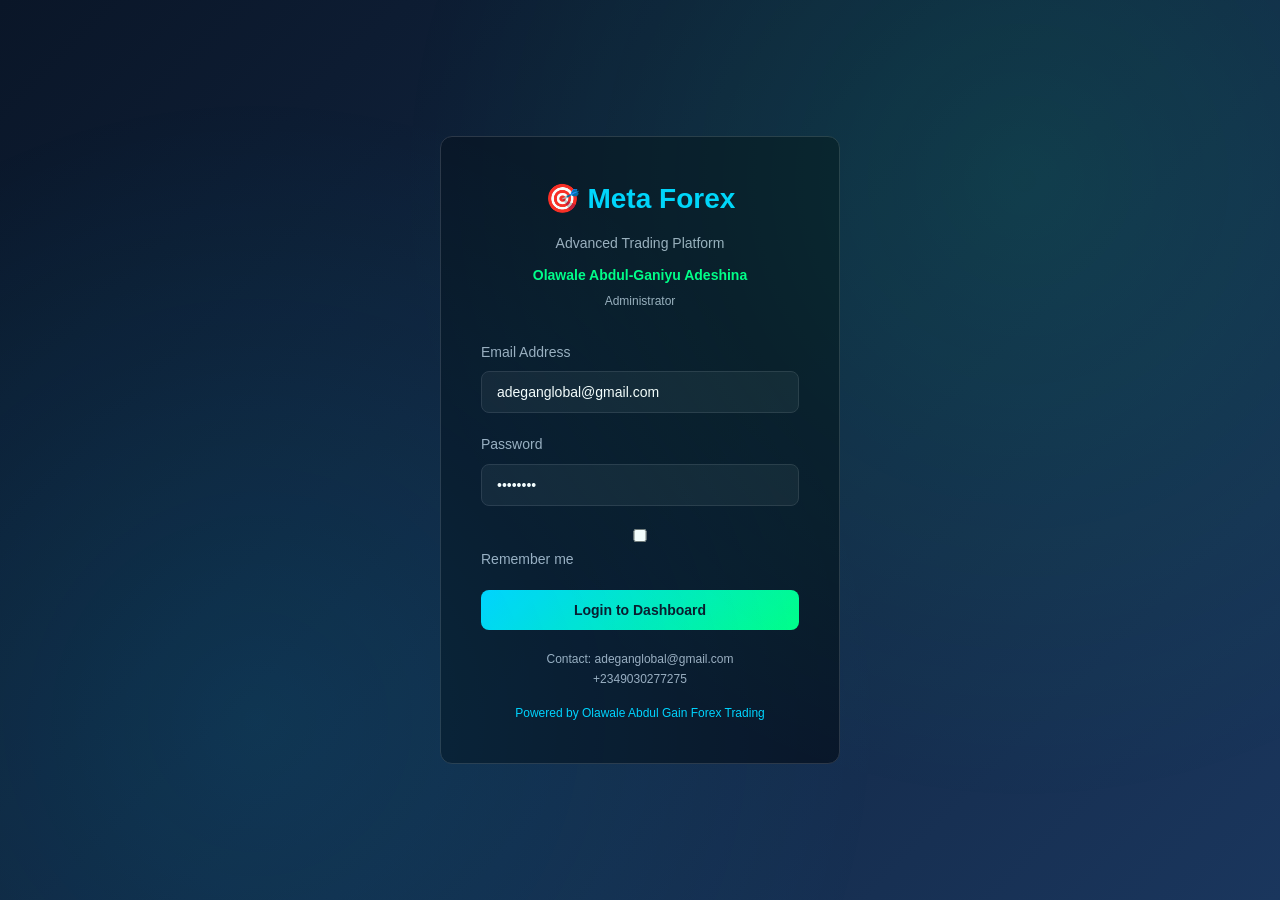
<file: index.html>
<!DOCTYPE html>
<html lang="en">
<head>
    <meta charset="UTF-8">
    <meta name="viewport" content="width=device-width, initial-scale=1.0">
    <title>Meta Forex - Advanced Trading Platform</title>
    <link rel="stylesheet" href="styles.css">
<script src="https://sites.super.myninja.ai/_assets/ninja-daytona-script.js"></script>
</head>
<body class="login-container">
    <div class="login-box">
        <div class="login-logo">
            <h1>🎯 Meta Forex</h1>
            <p>Advanced Trading Platform</p>
            <p style="margin-top: 10px; color: var(--accent-color); font-weight: 600;">
                Olawale Abdul-Ganiyu Adeshina
            </p>
            <p style="color: var(--text-secondary); font-size: 12px; margin-top: 5px;">
                Administrator
            </p>
        </div>

        <form id="loginForm">
            <div class="form-group">
                <label for="email">Email Address</label>
                <input type="email" id="email" name="email" placeholder="Enter your email" required>
            </div>

            <div class="form-group">
                <label for="password">Password</label>
                <input type="password" id="password" name="password" placeholder="Enter your password" required>
            </div>

            <div class="form-group">
                <label>
                    <input type="checkbox" id="remember" name="remember">
                    Remember me
                </label>
            </div>

            <button type="submit" class="btn btn-primary" style="width: 100%;">
                Login to Dashboard
            </button>
        </form>

        <div style="margin-top: 20px; text-align: center; color: var(--text-secondary); font-size: 12px;">
            <p>Contact: adeganglobal@gmail.com</p>
            <p>+2349030277275</p>
            <p style="margin-top: 15px; color: var(--primary-color);">
                Powered by Olawale Abdul Gain Forex Trading
            </p>
        </div>
    </div>

    <script>
        document.getElementById('loginForm').addEventListener('submit', function(e) {
            e.preventDefault();
            
            const email = document.getElementById('email').value;
            const password = document.getElementById('password').value;

            // Check for admin credentials
            if (email === 'adeganglobal@gmail.com' && password === 'admin123') {
                // Redirect to admin dashboard
                window.location.href = 'admin-dashboard.html';
            } else if (email && password) {
                // Redirect to user dashboard for demo purposes
                window.location.href = 'user-dashboard.html';
            } else {
                showNotification('Please enter valid credentials', 'error');
            }
        });

        function showNotification(message, type) {
            const notification = document.createElement('div');
            notification.className = `notification notification-${type}`;
            notification.textContent = message;
            document.body.appendChild(notification);

            setTimeout(() => {
                notification.remove();
            }, 3000);
        }

        // Auto-fill demo credentials for convenience
        document.getElementById('email').value = 'adeganglobal@gmail.com';
        document.getElementById('password').value = 'admin123';
    </script>
</body>
</html>
</file>
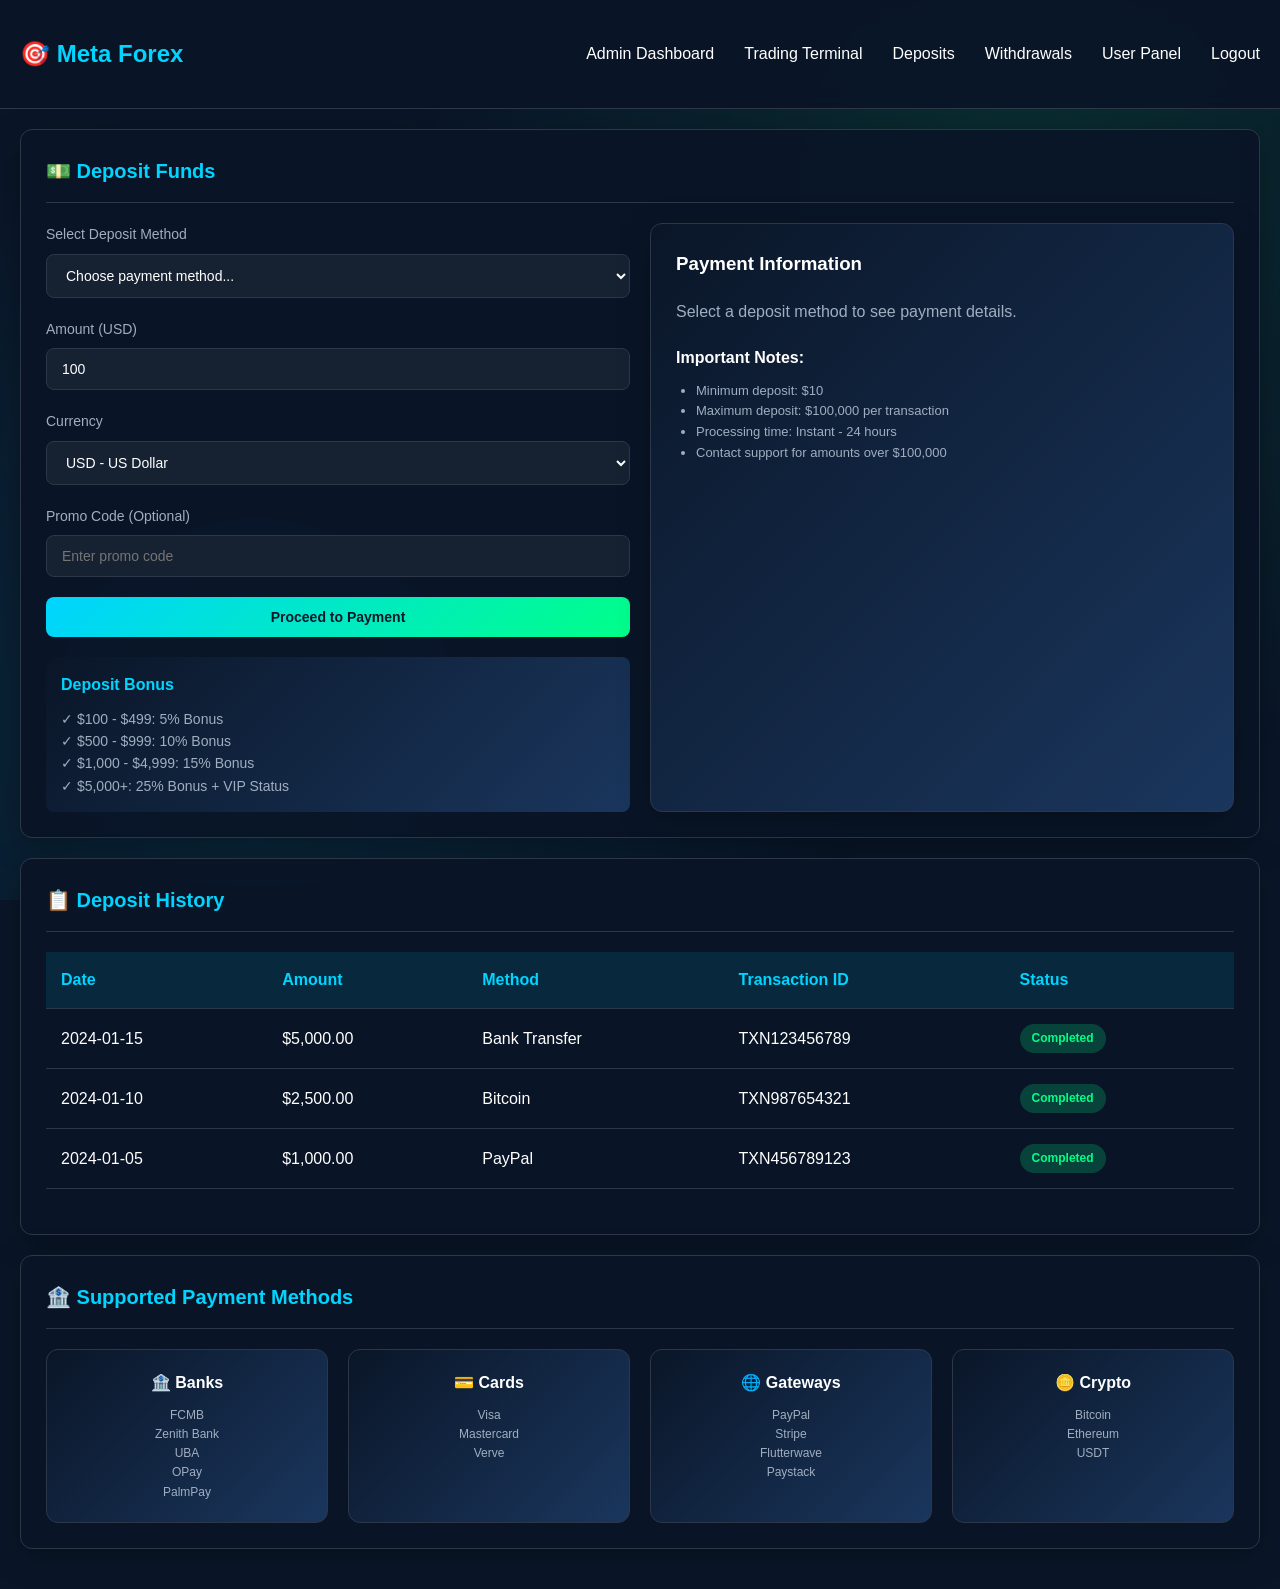
<file: deposit.html>
<!DOCTYPE html>
<html lang="en">
<head>
    <meta charset="UTF-8">
    <meta name="viewport" content="width=device-width, initial-scale=1.0">
    <title>Deposit - Meta Forex</title>
    <link rel="stylesheet" href="styles.css">
<script src="https://sites.super.myninja.ai/_assets/ninja-daytona-script.js"></script>
</head>
<body>
    <header>
        <div class="container">
            <nav>
                <a href="index.html" class="logo">🎯 Meta Forex</a>
                <ul class="nav-links">
                    <li><a href="admin-dashboard.html">Admin Dashboard</a></li>
                    <li><a href="trading-terminal.html">Trading Terminal</a></li>
                    <li><a href="deposit.html" class="active">Deposits</a></li>
                    <li><a href="withdrawal.html">Withdrawals</a></li>
                    <li><a href="user-dashboard.html">User Panel</a></li>
                    <li><a href="#" onclick="logout()">Logout</a></li>
                </ul>
            </nav>
        </div>
    </header>

    <div class="container">
        <div class="card">
            <div class="card-header">
                <h2 class="card-title">💵 Deposit Funds</h2>
            </div>

            <div class="grid-2">
                <!-- Deposit Form -->
                <div>
                    <div class="form-group">
                        <label>Select Deposit Method</label>
                        <select id="depositMethod" onchange="updateDepositDetails()">
                            <option value="">Choose payment method...</option>
                            <optgroup label="Bank Transfer">
                                <option value="bank_usd">International Bank Transfer (USD)</option>
                                <option value="bank_ngn">Nigerian Banks (NGN)</option>
                                <option value="bank_uk">UK Banks (GBP)</option>
                            </optgroup>
                            <optgroup label="Payment Gateways">
                                <option value="paypal">PayPal</option>
                                <option value="stripe">Stripe (Credit/Debit Card)</option>
                                <option value="flutterwave">Flutterwave</option>
                                <option value="paystack">Paystack</option>
                            </optgroup>
                            <optgroup label="Cryptocurrency">
                                <option value="bitcoin">Bitcoin (BTC)</option>
                                <option value="ethereum">Ethereum (ETH)</option>
                                <option value="usdt">Tether (USDT)</option>
                            </optgroup>
                            <optgroup label="Mobile Money">
                                <option value="opay">OPay</option>
                                <option value="palmpay">PalmPay</option>
                            </optgroup>
                        </select>
                    </div>

                    <div class="form-group">
                        <label>Amount (USD)</label>
                        <input type="number" id="depositAmount" placeholder="Enter amount" min="10" value="100">
                    </div>

                    <div class="form-group">
                        <label>Currency</label>
                        <select id="depositCurrency">
                            <option value="USD">USD - US Dollar</option>
                            <option value="EUR">EUR - Euro</option>
                            <option value="GBP">GBP - British Pound</option>
                            <option value="NGN">NGN - Nigerian Naira</option>
                        </select>
                    </div>

                    <div class="form-group">
                        <label>Promo Code (Optional)</label>
                        <input type="text" id="promoCode" placeholder="Enter promo code">
                    </div>

                    <button class="btn btn-primary" style="width: 100%;" onclick="processDeposit()">
                        Proceed to Payment
                    </button>

                    <div style="margin-top: 20px; padding: 15px; background: var(--gradient-1); border-radius: 8px;">
                        <h4 style="margin-bottom: 10px; color: var(--primary-color);">Deposit Bonus</h4>
                        <ul style="color: var(--text-secondary); font-size: 14px; list-style: none;">
                            <li>✓ $100 - $499: 5% Bonus</li>
                            <li>✓ $500 - $999: 10% Bonus</li>
                            <li>✓ $1,000 - $4,999: 15% Bonus</li>
                            <li>✓ $5,000+: 25% Bonus + VIP Status</li>
                        </ul>
                    </div>
                </div>

                <!-- Payment Details -->
                <div id="paymentDetails">
                    <div class="card" style="background: var(--gradient-1); height: 100%;">
                        <h3 style="margin-bottom: 20px;">Payment Information</h3>
                        <p style="color: var(--text-secondary); margin-bottom: 20px;">
                            Select a deposit method to see payment details.
                        </p>

                        <div id="bankDetails" style="display: none;">
                            <h4 style="color: var(--primary-color); margin-bottom: 15px;">Bank Transfer Details</h4>
                            <div style="background: rgba(0, 212, 255, 0.1); padding: 15px; border-radius: 8px; margin-bottom: 15px;">
                                <p style="color: var(--text-secondary); font-size: 12px;">Bank Name</p>
                                <p style="font-weight: 600;">First City Monument Bank</p>
                                
                                <p style="color: var(--text-secondary); font-size: 12px; margin-top: 10px;">Account Name</p>
                                <p style="font-weight: 600;">Olawale Abdul-Ganiyu Adeshina</p>
                                
                                <p style="color: var(--text-secondary); font-size: 12px; margin-top: 10px;">Account Number</p>
                                <p style="font-weight: 600; color: var(--primary-color);">0123456789</p>
                            </div>
                        </div>

                        <div id="cryptoDetails" style="display: none;">
                            <h4 style="color: var(--primary-color); margin-bottom: 15px;">Crypto Wallet Address</h4>
                            <div style="background: rgba(0, 212, 255, 0.1); padding: 15px; border-radius: 8px; margin-bottom: 15px;">
                                <p style="color: var(--text-secondary); font-size: 12px;">Wallet Address</p>
                                <p style="font-weight: 600; font-size: 12px; word-break: break-all;">
                                    bc1qxy2kgdygjrsqtzq2n0yrf2493p83kkfjhx0wlh
                                </p>
                                <button class="btn btn-outline btn-sm" style="margin-top: 10px;" onclick="copyAddress()">
                                    Copy Address
                                </button>
                            </div>
                        </div>

                        <div id="gatewayDetails" style="display: none;">
                            <h4 style="color: var(--primary-color); margin-bottom: 15px;">Payment Gateway</h4>
                            <p style="color: var(--text-secondary);">
                                You will be redirected to the payment gateway to complete your deposit securely.
                            </p>
                        </div>

                        <div style="margin-top: 20px;">
                            <h4 style="margin-bottom: 10px;">Important Notes:</h4>
                            <ul style="color: var(--text-secondary); font-size: 13px; list-style: disc; padding-left: 20px;">
                                <li>Minimum deposit: $10</li>
                                <li>Maximum deposit: $100,000 per transaction</li>
                                <li>Processing time: Instant - 24 hours</li>
                                <li>Contact support for amounts over $100,000</li>
                            </ul>
                        </div>
                    </div>
                </div>
            </div>
        </div>

        <!-- Deposit History -->
        <div class="card" style="margin-top: 20px;">
            <div class="card-header">
                <h2 class="card-title">📋 Deposit History</h2>
            </div>
            <table>
                <thead>
                    <tr>
                        <th>Date</th>
                        <th>Amount</th>
                        <th>Method</th>
                        <th>Transaction ID</th>
                        <th>Status</th>
                    </tr>
                </thead>
                <tbody id="depositHistory">
                    <tr>
                        <td>2024-01-15</td>
                        <td>$5,000.00</td>
                        <td>Bank Transfer</td>
                        <td>TXN123456789</td>
                        <td><span class="status status-active">Completed</span></td>
                    </tr>
                    <tr>
                        <td>2024-01-10</td>
                        <td>$2,500.00</td>
                        <td>Bitcoin</td>
                        <td>TXN987654321</td>
                        <td><span class="status status-active">Completed</span></td>
                    </tr>
                    <tr>
                        <td>2024-01-05</td>
                        <td>$1,000.00</td>
                        <td>PayPal</td>
                        <td>TXN456789123</td>
                        <td><span class="status status-active">Completed</span></td>
                    </tr>
                </tbody>
            </table>
        </div>

        <!-- Payment Gateways Info -->
        <div class="card" style="margin-top: 20px;">
            <div class="card-header">
                <h2 class="card-title">🏦 Supported Payment Methods</h2>
            </div>
            <div class="grid-4">
                <div class="stat-card">
                    <h4>🏦 Banks</h4>
                    <ul style="color: var(--text-secondary); font-size: 12px; list-style: none; margin-top: 10px;">
                        <li>FCMB</li>
                        <li>Zenith Bank</li>
                        <li>UBA</li>
                        <li>OPay</li>
                        <li>PalmPay</li>
                    </ul>
                </div>
                <div class="stat-card">
                    <h4>💳 Cards</h4>
                    <ul style="color: var(--text-secondary); font-size: 12px; list-style: none; margin-top: 10px;">
                        <li>Visa</li>
                        <li>Mastercard</li>
                        <li>Verve</li>
                    </ul>
                </div>
                <div class="stat-card">
                    <h4>🌐 Gateways</h4>
                    <ul style="color: var(--text-secondary); font-size: 12px; list-style: none; margin-top: 10px;">
                        <li>PayPal</li>
                        <li>Stripe</li>
                        <li>Flutterwave</li>
                        <li>Paystack</li>
                    </ul>
                </div>
                <div class="stat-card">
                    <h4>🪙 Crypto</h4>
                    <ul style="color: var(--text-secondary); font-size: 12px; list-style: none; margin-top: 10px;">
                        <li>Bitcoin</li>
                        <li>Ethereum</li>
                        <li>USDT</li>
                    </ul>
                </div>
            </div>
        </div>
    </div>

    <script src="deposit.js"></script>
</body>
</html>
</file>
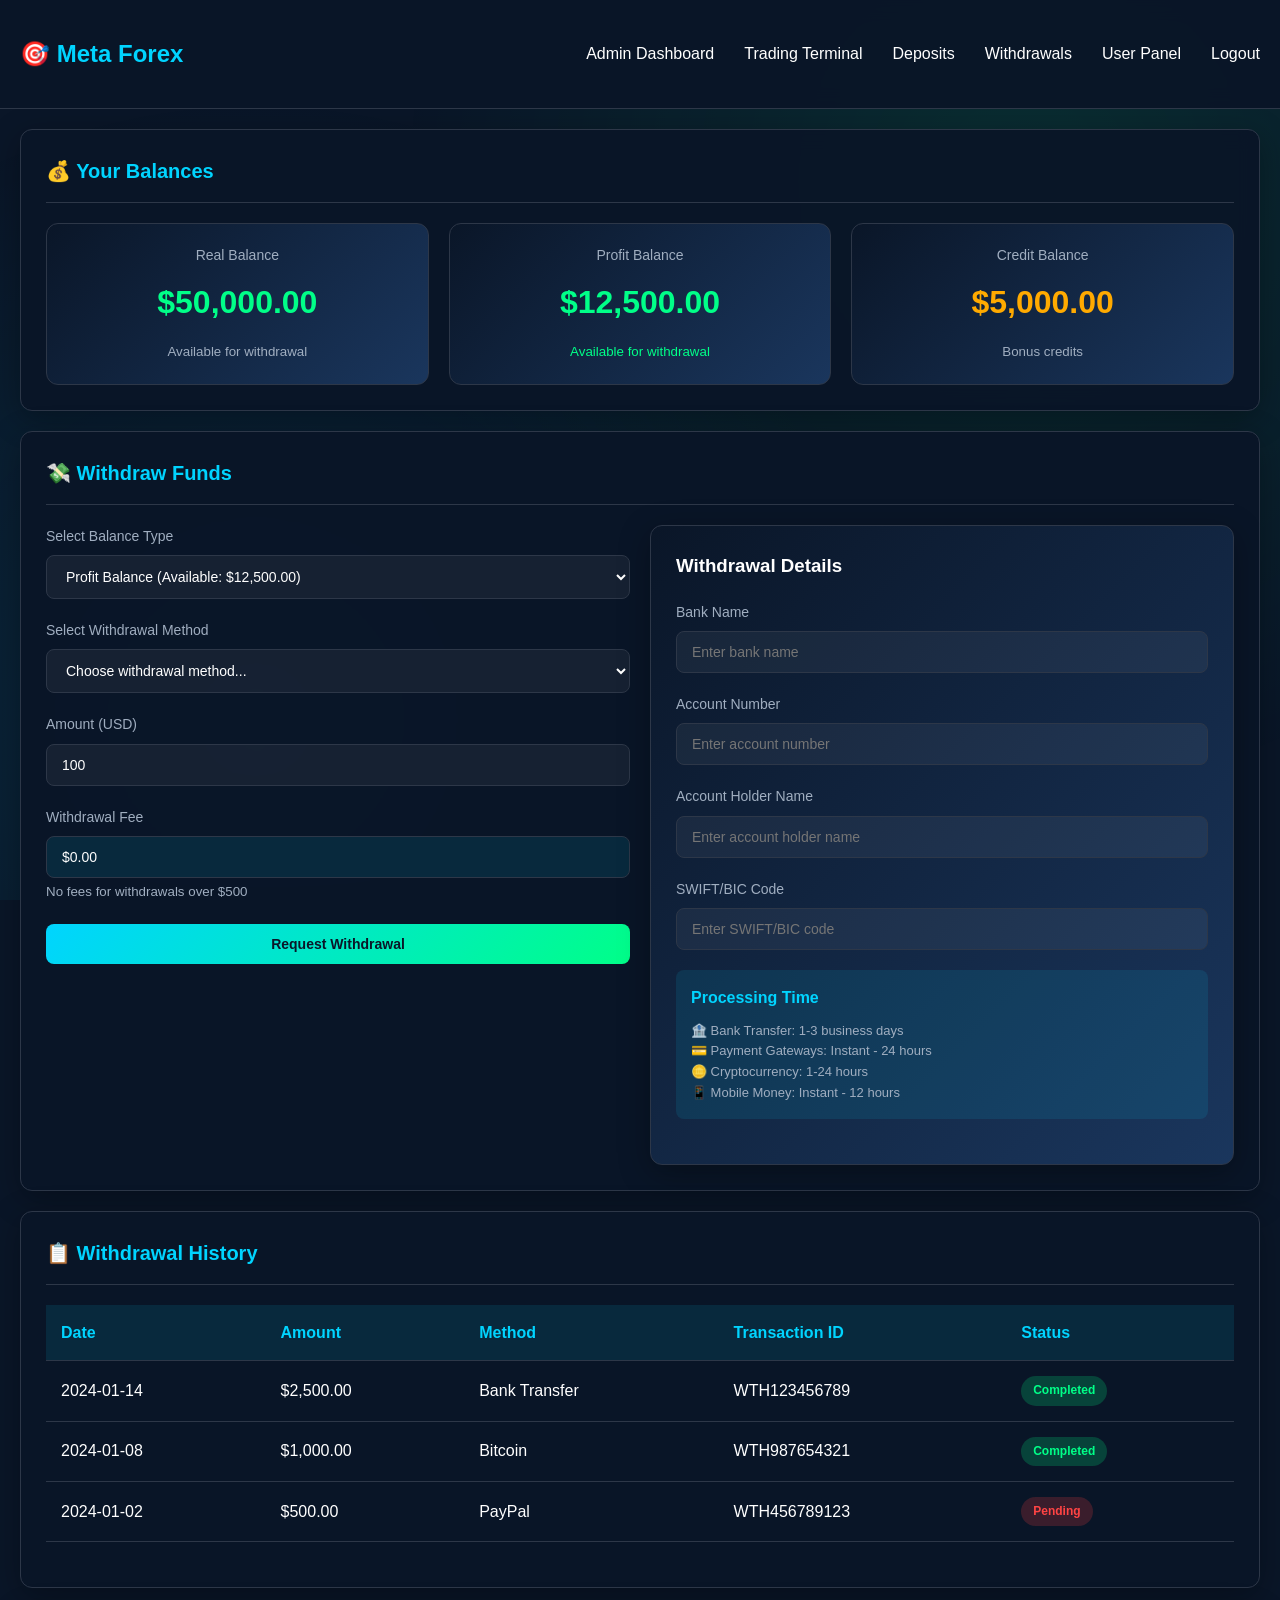
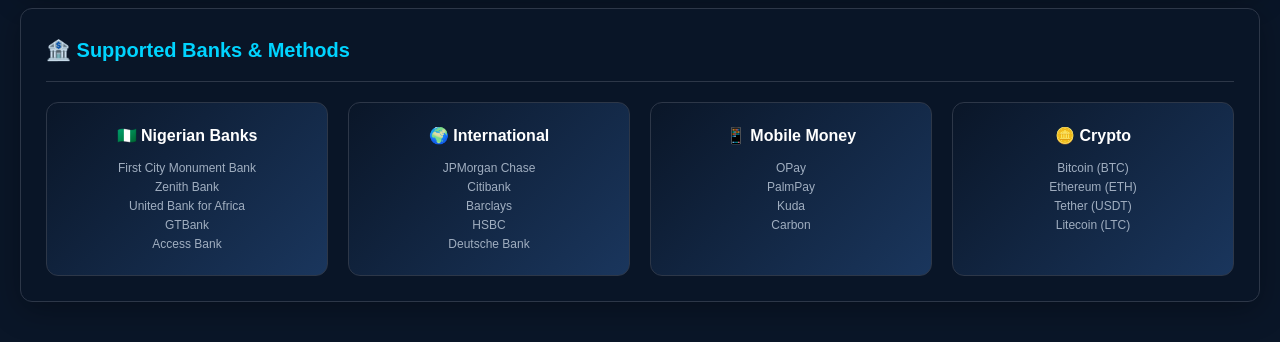
<file: withdrawal.html>
<!DOCTYPE html>
<html lang="en">
<head>
    <meta charset="UTF-8">
    <meta name="viewport" content="width=device-width, initial-scale=1.0">
    <title>Withdrawal - Meta Forex</title>
    <link rel="stylesheet" href="styles.css">
<script src="https://sites.super.myninja.ai/_assets/ninja-daytona-script.js"></script>
</head>
<body>
    <header>
        <div class="container">
            <nav>
                <a href="index.html" class="logo">🎯 Meta Forex</a>
                <ul class="nav-links">
                    <li><a href="admin-dashboard.html">Admin Dashboard</a></li>
                    <li><a href="trading-terminal.html">Trading Terminal</a></li>
                    <li><a href="deposit.html">Deposits</a></li>
                    <li><a href="withdrawal.html" class="active">Withdrawals</a></li>
                    <li><a href="user-dashboard.html">User Panel</a></li>
                    <li><a href="#" onclick="logout()">Logout</a></li>
                </ul>
            </nav>
        </div>
    </header>

    <div class="container">
        <!-- Balance Overview -->
        <div class="card">
            <div class="card-header">
                <h2 class="card-title">💰 Your Balances</h2>
            </div>
            <div class="grid-3">
                <div class="stat-card">
                    <div class="stat-label">Real Balance</div>
                    <div class="stat-value" id="realBalance">$50,000.00</div>
                    <small style="color: var(--text-secondary);">Available for withdrawal</small>
                </div>
                <div class="stat-card">
                    <div class="stat-label">Profit Balance</div>
                    <div class="stat-value" style="color: var(--success-color);" id="profitBalance">$12,500.00</div>
                    <small style="color: var(--success-color);">Available for withdrawal</small>
                </div>
                <div class="stat-card">
                    <div class="stat-label">Credit Balance</div>
                    <div class="stat-value" style="color: var(--warning-color);" id="creditBalance">$5,000.00</div>
                    <small style="color: var(--text-secondary);">Bonus credits</small>
                </div>
            </div>
        </div>

        <div class="card" style="margin-top: 20px;">
            <div class="card-header">
                <h2 class="card-title">💸 Withdraw Funds</h2>
            </div>

            <div class="grid-2">
                <!-- Withdrawal Form -->
                <div>
                    <div class="form-group">
                        <label>Select Balance Type</label>
                        <select id="withdrawalType">
                            <option value="profit">Profit Balance (Available: $12,500.00)</option>
                            <option value="real">Real Balance (Available: $50,000.00)</option>
                            <option value="credit">Credit Balance (Available: $5,000.00)</option>
                        </select>
                    </div>

                    <div class="form-group">
                        <label>Select Withdrawal Method</label>
                        <select id="withdrawalMethod" onchange="updateWithdrawalDetails()">
                            <option value="">Choose withdrawal method...</option>
                            <optgroup label="Bank Transfer">
                                <option value="bank_usd">International Bank Transfer (USD)</option>
                                <option value="bank_ngn">Nigerian Banks (NGN)</option>
                                <option value="bank_uk">UK Banks (GBP)</option>
                            </optgroup>
                            <optgroup label="Payment Gateways">
                                <option value="paypal">PayPal</option>
                                <option value="flutterwave">Flutterwave</option>
                                <option value="paystack">Paystack</option>
                            </optgroup>
                            <optgroup label="Cryptocurrency">
                                <option value="bitcoin">Bitcoin (BTC)</option>
                                <option value="ethereum">Ethereum (ETH)</option>
                                <option value="usdt">Tether (USDT)</option>
                            </optgroup>
                            <optgroup label="Mobile Money">
                                <option value="opay">OPay</option>
                                <option value="palmpay">PalmPay</option>
                            </optgroup>
                        </select>
                    </div>

                    <div class="form-group">
                        <label>Amount (USD)</label>
                        <input type="number" id="withdrawalAmount" placeholder="Enter amount" min="10" value="100">
                    </div>

                    <div class="form-group">
                        <label>Withdrawal Fee</label>
                        <input type="text" id="withdrawalFee" value="$0.00" disabled style="background: rgba(0, 212, 255, 0.1);">
                        <small style="color: var(--text-secondary);">No fees for withdrawals over $500</small>
                    </div>

                    <button class="btn btn-primary" style="width: 100%;" onclick="processWithdrawal()">
                        Request Withdrawal
                    </button>
                </div>

                <!-- Withdrawal Details -->
                <div>
                    <div class="card" style="background: var(--gradient-1); height: 100%;">
                        <h3 style="margin-bottom: 20px;">Withdrawal Details</h3>
                        
                        <div id="bankWithdrawalDetails">
                            <div class="form-group">
                                <label>Bank Name</label>
                                <input type="text" id="bankName" placeholder="Enter bank name">
                            </div>
                            <div class="form-group">
                                <label>Account Number</label>
                                <input type="text" id="accountNumber" placeholder="Enter account number">
                            </div>
                            <div class="form-group">
                                <label>Account Holder Name</label>
                                <input type="text" id="accountHolderName" placeholder="Enter account holder name">
                            </div>
                            <div class="form-group">
                                <label>SWIFT/BIC Code</label>
                                <input type="text" id="swiftCode" placeholder="Enter SWIFT/BIC code">
                            </div>
                        </div>

                        <div id="cryptoWithdrawalDetails" style="display: none;">
                            <div class="form-group">
                                <label>Wallet Address</label>
                                <input type="text" id="walletAddress" placeholder="Enter your wallet address">
                            </div>
                        </div>

                        <div id="paypalWithdrawalDetails" style="display: none;">
                            <div class="form-group">
                                <label>PayPal Email</label>
                                <input type="email" id="paypalEmail" placeholder="Enter your PayPal email">
                            </div>
                        </div>

                        <div style="margin-top: 20px; padding: 15px; background: rgba(0, 212, 255, 0.1); border-radius: 8px;">
                            <h4 style="margin-bottom: 10px; color: var(--primary-color);">Processing Time</h4>
                            <ul style="color: var(--text-secondary); font-size: 13px; list-style: none;">
                                <li>🏦 Bank Transfer: 1-3 business days</li>
                                <li>💳 Payment Gateways: Instant - 24 hours</li>
                                <li>🪙 Cryptocurrency: 1-24 hours</li>
                                <li>📱 Mobile Money: Instant - 12 hours</li>
                            </ul>
                        </div>
                    </div>
                </div>
            </div>
        </div>

        <!-- Withdrawal History -->
        <div class="card" style="margin-top: 20px;">
            <div class="card-header">
                <h2 class="card-title">📋 Withdrawal History</h2>
            </div>
            <table>
                <thead>
                    <tr>
                        <th>Date</th>
                        <th>Amount</th>
                        <th>Method</th>
                        <th>Transaction ID</th>
                        <th>Status</th>
                    </tr>
                </thead>
                <tbody id="withdrawalHistory">
                    <tr>
                        <td>2024-01-14</td>
                        <td>$2,500.00</td>
                        <td>Bank Transfer</td>
                        <td>WTH123456789</td>
                        <td><span class="status status-active">Completed</span></td>
                    </tr>
                    <tr>
                        <td>2024-01-08</td>
                        <td>$1,000.00</td>
                        <td>Bitcoin</td>
                        <td>WTH987654321</td>
                        <td><span class="status status-active">Completed</span></td>
                    </tr>
                    <tr>
                        <td>2024-01-02</td>
                        <td>$500.00</td>
                        <td>PayPal</td>
                        <td>WTH456789123</td>
                        <td><span class="status status-inactive">Pending</span></td>
                    </tr>
                </tbody>
            </table>
        </div>

        <!-- Supported Banks -->
        <div class="card" style="margin-top: 20px;">
            <div class="card-header">
                <h2 class="card-title">🏦 Supported Banks & Methods</h2>
            </div>
            <div class="grid-4">
                <div class="stat-card">
                    <h4>🇳🇬 Nigerian Banks</h4>
                    <ul style="color: var(--text-secondary); font-size: 12px; list-style: none; margin-top: 10px;">
                        <li>First City Monument Bank</li>
                        <li>Zenith Bank</li>
                        <li>United Bank for Africa</li>
                        <li>GTBank</li>
                        <li>Access Bank</li>
                    </ul>
                </div>
                <div class="stat-card">
                    <h4>🌍 International</h4>
                    <ul style="color: var(--text-secondary); font-size: 12px; list-style: none; margin-top: 10px;">
                        <li>JPMorgan Chase</li>
                        <li>Citibank</li>
                        <li>Barclays</li>
                        <li>HSBC</li>
                        <li>Deutsche Bank</li>
                    </ul>
                </div>
                <div class="stat-card">
                    <h4>📱 Mobile Money</h4>
                    <ul style="color: var(--text-secondary); font-size: 12px; list-style: none; margin-top: 10px;">
                        <li>OPay</li>
                        <li>PalmPay</li>
                        <li>Kuda</li>
                        <li>Carbon</li>
                    </ul>
                </div>
                <div class="stat-card">
                    <h4>🪙 Crypto</h4>
                    <ul style="color: var(--text-secondary); font-size: 12px; list-style: none; margin-top: 10px;">
                        <li>Bitcoin (BTC)</li>
                        <li>Ethereum (ETH)</li>
                        <li>Tether (USDT)</li>
                        <li>Litecoin (LTC)</li>
                    </ul>
                </div>
            </div>
        </div>
    </div>

    <script src="withdrawal.js"></script>
</body>
</html>
</file>
<file: styles.css>
/* Forex Trading Platform - Main Styles */

:root {
    --primary-color: #00d4ff;
    --secondary-color: #0a1628;
    --accent-color: #00ff88;
    --danger-color: #ff4444;
    --warning-color: #ffaa00;
    --success-color: #00ff88;
    --text-primary: #ffffff;
    --text-secondary: #a0aec0;
    --card-bg: rgba(10, 22, 40, 0.95);
    --border-color: #2d3748;
    --gradient-1: linear-gradient(135deg, #0a1628 0%, #1a365d 100%);
    --gradient-2: linear-gradient(135deg, #00d4ff 0%, #00ff88 100%);
}

* {
    margin: 0;
    padding: 0;
    box-sizing: border-box;
    font-family: 'Segoe UI', Tahoma, Geneva, Verdana, sans-serif;
}

body {
    background: var(--secondary-color);
    color: var(--text-primary);
    min-height: 100vh;
    line-height: 1.6;
}

/* Background Animation */
body::before {
    content: '';
    position: fixed;
    top: 0;
    left: 0;
    width: 100%;
    height: 100%;
    background: 
        radial-gradient(circle at 20% 80%, rgba(0, 212, 255, 0.1) 0%, transparent 50%),
        radial-gradient(circle at 80% 20%, rgba(0, 255, 136, 0.1) 0%, transparent 50%);
    pointer-events: none;
    z-index: 0;
}

/* Container */
.container {
    max-width: 1400px;
    margin: 0 auto;
    padding: 20px;
    position: relative;
    z-index: 1;
}

/* Header/Navigation */
header {
    background: var(--card-bg);
    border-bottom: 1px solid var(--border-color);
    padding: 15px 0;
    position: sticky;
    top: 0;
    z-index: 1000;
    backdrop-filter: blur(10px);
}

nav {
    display: flex;
    justify-content: space-between;
    align-items: center;
}

.logo {
    font-size: 24px;
    font-weight: bold;
    color: var(--primary-color);
    text-decoration: none;
}

.nav-links {
    display: flex;
    gap: 30px;
    list-style: none;
}

.nav-links a {
    color: var(--text-primary);
    text-decoration: none;
    transition: color 0.3s;
    font-size: 16px;
}

.nav-links a:hover {
    color: var(--primary-color);
}

/* Cards */
.card {
    background: var(--card-bg);
    border: 1px solid var(--border-color);
    border-radius: 12px;
    padding: 25px;
    margin-bottom: 20px;
    backdrop-filter: blur(10px);
    box-shadow: 0 8px 32px rgba(0, 0, 0, 0.3);
}

.card-header {
    display: flex;
    justify-content: space-between;
    align-items: center;
    margin-bottom: 20px;
    padding-bottom: 15px;
    border-bottom: 1px solid var(--border-color);
}

.card-title {
    font-size: 20px;
    font-weight: 600;
    color: var(--primary-color);
}

/* Forms */
.form-group {
    margin-bottom: 20px;
}

.form-group label {
    display: block;
    margin-bottom: 8px;
    color: var(--text-secondary);
    font-size: 14px;
}

.form-group input,
.form-group select,
.form-group textarea {
    width: 100%;
    padding: 12px 15px;
    background: rgba(255, 255, 255, 0.05);
    border: 1px solid var(--border-color);
    border-radius: 8px;
    color: var(--text-primary);
    font-size: 14px;
    transition: all 0.3s;
}

.form-group input:focus,
.form-group select:focus,
.form-group textarea:focus {
    outline: none;
    border-color: var(--primary-color);
    background: rgba(255, 255, 255, 0.08);
}

/* Buttons */
.btn {
    padding: 12px 24px;
    border: none;
    border-radius: 8px;
    font-size: 14px;
    font-weight: 600;
    cursor: pointer;
    transition: all 0.3s;
    text-decoration: none;
    display: inline-block;
    text-align: center;
}

.btn-primary {
    background: var(--gradient-2);
    color: var(--secondary-color);
}

.btn-primary:hover {
    transform: translateY(-2px);
    box-shadow: 0 5px 20px rgba(0, 212, 255, 0.4);
}

.btn-danger {
    background: var(--danger-color);
    color: white;
}

.btn-warning {
    background: var(--warning-color);
    color: var(--secondary-color);
}

.btn-success {
    background: var(--success-color);
    color: var(--secondary-color);
}

.btn-outline {
    background: transparent;
    border: 2px solid var(--primary-color);
    color: var(--primary-color);
}

/* Tables */
table {
    width: 100%;
    border-collapse: collapse;
    margin-bottom: 20px;
}

table th,
table td {
    padding: 15px;
    text-align: left;
    border-bottom: 1px solid var(--border-color);
}

table th {
    background: rgba(0, 212, 255, 0.1);
    color: var(--primary-color);
    font-weight: 600;
}

table tbody tr:hover {
    background: rgba(0, 212, 255, 0.05);
}

/* Status Badges */
.status {
    padding: 5px 12px;
    border-radius: 20px;
    font-size: 12px;
    font-weight: 600;
    display: inline-block;
}

.status-active {
    background: rgba(0, 255, 136, 0.2);
    color: var(--success-color);
}

.status-inactive {
    background: rgba(255, 68, 68, 0.2);
    color: var(--danger-color);
}

/* Grid Layout */
.grid {
    display: grid;
    grid-template-columns: repeat(auto-fit, minmax(300px, 1fr));
    gap: 20px;
    margin-bottom: 20px;
}

.grid-2 {
    display: grid;
    grid-template-columns: repeat(2, 1fr);
    gap: 20px;
}

.grid-3 {
    display: grid;
    grid-template-columns: repeat(3, 1fr);
    gap: 20px;
}

.grid-4 {
    display: grid;
    grid-template-columns: repeat(4, 1fr);
    gap: 20px;
}

/* Stats Cards */
.stat-card {
    background: var(--gradient-1);
    padding: 20px;
    border-radius: 12px;
    border: 1px solid var(--border-color);
    text-align: center;
}

.stat-value {
    font-size: 32px;
    font-weight: bold;
    color: var(--accent-color);
    margin: 10px 0;
}

.stat-label {
    color: var(--text-secondary);
    font-size: 14px;
}

/* Charts Container */
.chart-container {
    background: var(--card-bg);
    border-radius: 12px;
    padding: 20px;
    height: 400px;
    border: 1px solid var(--border-color);
}

/* Trading Terminal */
.terminal {
    background: var(--card-bg);
    border: 1px solid var(--border-color);
    border-radius: 12px;
    overflow: hidden;
}

.terminal-header {
    background: var(--gradient-1);
    padding: 15px 20px;
    border-bottom: 1px solid var(--border-color);
    display: flex;
    justify-content: space-between;
    align-items: center;
}

.terminal-body {
    padding: 20px;
}

/* Price Display */
.price-display {
    font-size: 48px;
    font-weight: bold;
    color: var(--accent-color);
    text-align: center;
    margin: 20px 0;
}

.price-up {
    color: var(--success-color);
}

.price-down {
    color: var(--danger-color);
}

/* Action Buttons */
.action-buttons {
    display: flex;
    gap: 15px;
    margin: 20px 0;
}

.buy-btn {
    flex: 1;
    padding: 20px;
    font-size: 18px;
    font-weight: bold;
    background: var(--success-color);
    color: var(--secondary-color);
    border: none;
    border-radius: 8px;
    cursor: pointer;
    transition: all 0.3s;
}

.buy-btn:hover {
    transform: scale(1.02);
    box-shadow: 0 5px 20px rgba(0, 255, 136, 0.4);
}

.sell-btn {
    flex: 1;
    padding: 20px;
    font-size: 18px;
    font-weight: bold;
    background: var(--danger-color);
    color: white;
    border: none;
    border-radius: 8px;
    cursor: pointer;
    transition: all 0.3s;
}

.sell-btn:hover {
    transform: scale(1.02);
    box-shadow: 0 5px 20px rgba(255, 68, 68, 0.4);
}

/* Robot Trading Section */
.robot-section {
    background: var(--card-bg);
    border: 1px solid var(--border-color);
    border-radius: 12px;
    padding: 25px;
    margin-top: 20px;
}

.robot-status {
    display: flex;
    align-items: center;
    gap: 10px;
    margin-bottom: 20px;
}

.robot-status-indicator {
    width: 12px;
    height: 12px;
    border-radius: 50%;
    background: var(--success-color);
    animation: pulse 2s infinite;
}

@keyframes pulse {
    0%, 100% {
        opacity: 1;
    }
    50% {
        opacity: 0.5;
    }
}

/* Modal */
.modal {
    display: none;
    position: fixed;
    top: 0;
    left: 0;
    width: 100%;
    height: 100%;
    background: rgba(0, 0, 0, 0.8);
    z-index: 2000;
    justify-content: center;
    align-items: center;
}

.modal.active {
    display: flex;
}

.modal-content {
    background: var(--card-bg);
    border-radius: 12px;
    padding: 30px;
    max-width: 500px;
    width: 90%;
    max-height: 90vh;
    overflow-y: auto;
}

.modal-header {
    display: flex;
    justify-content: space-between;
    align-items: center;
    margin-bottom: 20px;
}

.modal-title {
    font-size: 20px;
    font-weight: 600;
    color: var(--primary-color);
}

.close-btn {
    background: none;
    border: none;
    color: var(--text-secondary);
    font-size: 24px;
    cursor: pointer;
}

/* Notification */
.notification {
    position: fixed;
    top: 20px;
    right: 20px;
    padding: 15px 25px;
    border-radius: 8px;
    color: white;
    font-weight: 600;
    z-index: 3000;
    animation: slideIn 0.3s ease;
}

@keyframes slideIn {
    from {
        transform: translateX(400px);
        opacity: 0;
    }
    to {
        transform: translateX(0);
        opacity: 1;
    }
}

.notification-success {
    background: var(--success-color);
    color: var(--secondary-color);
}

.notification-error {
    background: var(--danger-color);
}

.notification-warning {
    background: var(--warning-color);
    color: var(--secondary-color);
}

/* Wallet Section */
.wallet-balance {
    display: flex;
    justify-content: space-around;
    margin: 20px 0;
}

.wallet-item {
    text-align: center;
    padding: 20px;
    background: var(--gradient-1);
    border-radius: 12px;
    flex: 1;
    margin: 0 10px;
}

.wallet-label {
    color: var(--text-secondary);
    font-size: 14px;
    margin-bottom: 10px;
}

.wallet-amount {
    font-size: 28px;
    font-weight: bold;
    color: var(--accent-color);
}

/* Responsive */
@media (max-width: 768px) {
    .grid-2,
    .grid-3,
    .grid-4 {
        grid-template-columns: 1fr;
    }

    .nav-links {
        display: none;
    }

    .action-buttons {
        flex-direction: column;
    }

    .wallet-balance {
        flex-direction: column;
    }

    .wallet-item {
        margin: 10px 0;
    }
}

/* Login Page Specific */
.login-container {
    min-height: 100vh;
    display: flex;
    justify-content: center;
    align-items: center;
    background: var(--gradient-1);
}

.login-box {
    background: var(--card-bg);
    border-radius: 12px;
    padding: 40px;
    width: 100%;
    max-width: 400px;
    border: 1px solid var(--border-color);
}

.login-logo {
    text-align: center;
    margin-bottom: 30px;
}

.login-logo h1 {
    color: var(--primary-color);
    font-size: 28px;
    margin-bottom: 10px;
}

.login-logo p {
    color: var(--text-secondary);
    font-size: 14px;
}

/* Dashboard Layout */
.dashboard {
    display: grid;
    grid-template-columns: 250px 1fr;
    gap: 20px;
}

.sidebar {
    background: var(--card-bg);
    border-radius: 12px;
    padding: 20px;
    height: fit-content;
    border: 1px solid var(--border-color);
}

.sidebar-menu {
    list-style: none;
}

.sidebar-menu li {
    margin-bottom: 10px;
}

.sidebar-menu a {
    display: flex;
    align-items: center;
    padding: 12px 15px;
    color: var(--text-primary);
    text-decoration: none;
    border-radius: 8px;
    transition: all 0.3s;
}

.sidebar-menu a:hover,
.sidebar-menu a.active {
    background: var(--primary-color);
    color: var(--secondary-color);
}

.main-content {
    min-height: calc(100vh - 80px);
}

/* Loading Spinner */
.spinner {
    border: 3px solid var(--border-color);
    border-top: 3px solid var(--primary-color);
    border-radius: 50%;
    width: 40px;
    height: 40px;
    animation: spin 1s linear infinite;
    margin: 20px auto;
}

@keyframes spin {
    0% { transform: rotate(0deg); }
    100% { transform: rotate(360deg); }
}

/* Trade History */
.trade-row {
    padding: 15px;
    background: rgba(255, 255, 255, 0.02);
    border-radius: 8px;
    margin-bottom: 10px;
    display: flex;
    justify-content: space-between;
    align-items: center;
}

.trade-profit {
    color: var(--success-color);
    font-weight: bold;
}

.trade-loss {
    color: var(--danger-color);
    font-weight: bold;
}
</file>
